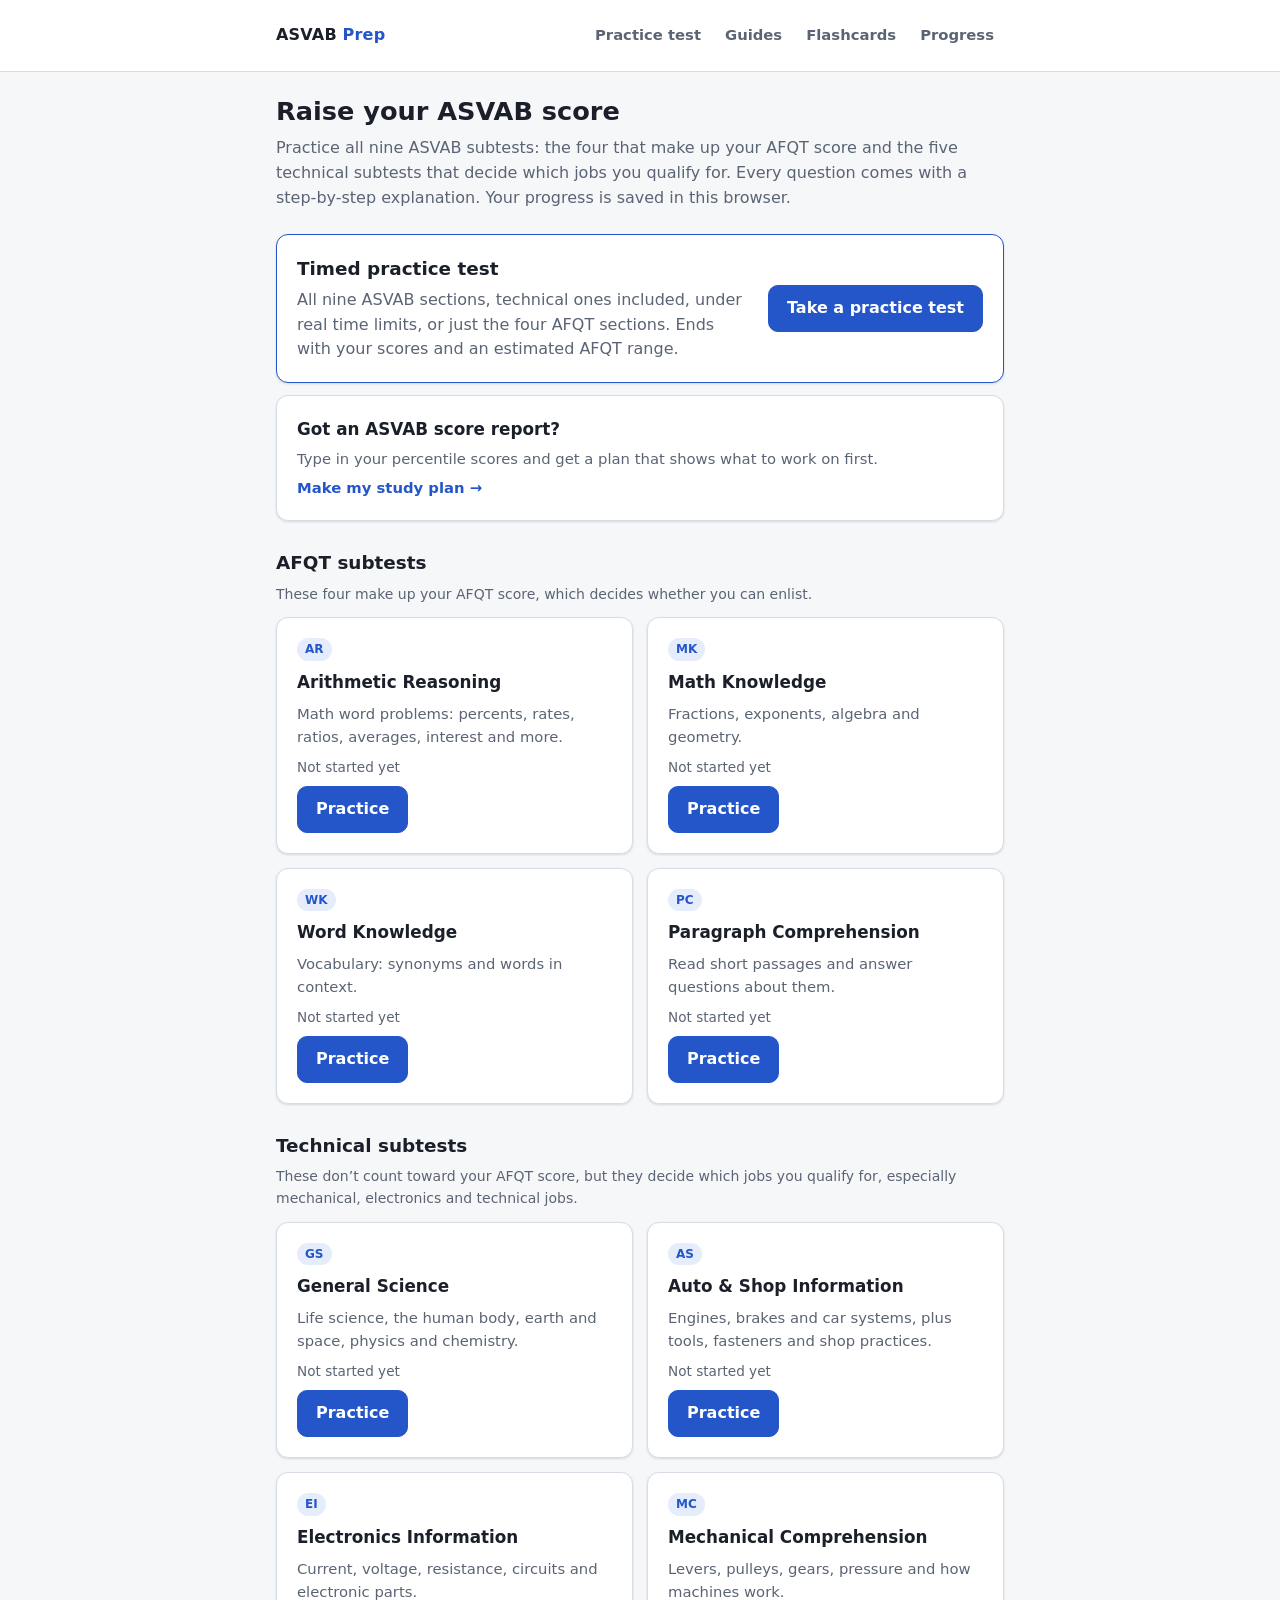
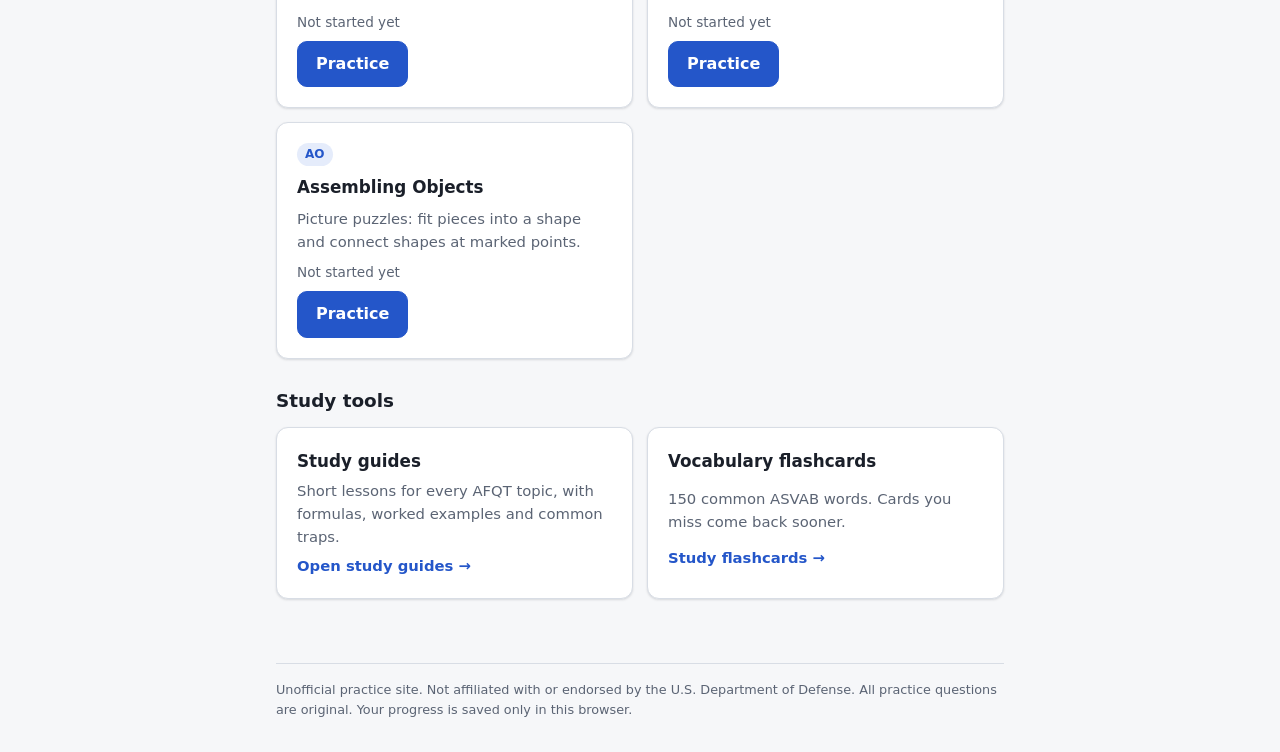
<file: index.html>
<!doctype html>
<html lang="en">
<head>
  <meta charset="utf-8">
  <meta name="viewport" content="width=device-width, initial-scale=1, viewport-fit=cover">
  <title>ASVAB Prep</title>
  <meta name="description" content="Free ASVAB practice questions with explanations.">
  <meta name="theme-color" content="#ffffff" media="(prefers-color-scheme: light)">
  <meta name="theme-color" content="#1b2029" media="(prefers-color-scheme: dark)">
  <link rel="icon" href="data:image/svg+xml,%3Csvg xmlns='http://www.w3.org/2000/svg' viewBox='0 0 32 32'%3E%3Crect width='32' height='32' rx='7' fill='%232456c9'/%3E%3Cpath d='M9 22l7-13 7 13' fill='none' stroke='white' stroke-width='3' stroke-linecap='round' stroke-linejoin='round'/%3E%3Cpath d='M12 17h8' stroke='white' stroke-width='3' stroke-linecap='round'/%3E%3C/svg%3E">
  <link rel="stylesheet" href="css/style.css?v=202611222044">
  <script type="importmap">
  {
    "imports": {
      "./js/app.js": "./js/app.js?v=202611222044",
      "./js/config.js": "./js/config.js?v=202611222044",
      "./js/dom.js": "./js/dom.js?v=202611222044",
      "./js/flashcards.js": "./js/flashcards.js?v=202611222044",
      "./js/guides.js": "./js/guides.js?v=202611222044",
      "./js/home.js": "./js/home.js?v=202611222044",
      "./js/plan.js": "./js/plan.js?v=202611222044",
      "./js/practice.js": "./js/practice.js?v=202611222044",
      "./js/progress.js": "./js/progress.js?v=202611222044",
      "./js/quiz.js": "./js/quiz.js?v=202611222044",
      "./js/scoring.js": "./js/scoring.js?v=202611222044",
      "./js/share.js": "./js/share.js?v=202611222044",
      "./js/srs.js": "./js/srs.js?v=202611222044",
      "./js/storage.js": "./js/storage.js?v=202611222044",
      "./js/test.js": "./js/test.js?v=202611222044"
    }
  }
  </script>
</head>
<body>
  <header class="site-header">
    <div class="inner">
      <a class="brand" href="#">ASVAB <span>Prep</span></a>
      <nav class="site-nav" aria-label="Main">
        <a href="#test">Practice test</a>
        <a href="#guides">Guides</a>
        <a href="#flashcards">Flashcards</a>
        <a href="#progress">Progress</a>
      </nav>
    </div>
  </header>
  <main id="app" aria-live="polite">
    <p class="muted">Loading…</p>
    <noscript><p class="notice error">This site needs JavaScript. Turn it on in your browser settings, then reload the page.</p></noscript>
  </main>
  <footer class="site-footer">
    <p>Unofficial practice site. Not affiliated with or endorsed by the U.S. Department of Defense. All practice questions are original. Your progress is saved only in this browser.</p>
  </footer>
  <script type="module" src="js/app.js?v=202611222044"></script>
</body>
</html>
</file>
<file: css/style.css>
:root {
  --bg: #f6f7f9;
  --surface: #ffffff;
  --surface-2: #eef1f5;
  --text: #1a1f29;
  --muted: #5b6474;
  --border: #d8dde5;
  --accent: #2456c9;
  --accent-text: #ffffff;
  --accent-soft: #e5ecfb;
  --good: #1f7a45;
  --good-soft: #e3f4ea;
  --bad: #b3261e;
  --bad-soft: #fbe7e5;
  --figure-bg: #ffffff;
  --warn: #9a5b00;
  --warn-soft: #fdf0d8;
  --radius: 12px;
  --shadow: 0 1px 2px rgba(16, 24, 40, 0.06), 0 1px 3px rgba(16, 24, 40, 0.08);
}

@media (prefers-color-scheme: dark) {
  :root:not([data-theme="light"]) {
    --bg: #12151b;
    --surface: #1b2029;
    --surface-2: #232a35;
    --text: #e8ebf0;
    --muted: #9aa3b2;
    --border: #2f3744;
    --accent: #6f9bff;
    --accent-text: #0d1424;
    --accent-soft: #1f2c4a;
    --good: #5cc98a;
    --good-soft: #17301f;
    --bad: #ff8a80;
    --bad-soft: #3a1c1a;
  --figure-bg: #f4f5f7;
    --figure-bg: #f4f5f7;
  --warn: #f0b45a;
  --warn-soft: #3a2a12;
    --warn: #f0b45a;
    --warn-soft: #3a2a12;
    --shadow: none;
    color-scheme: dark;
  }
}
:root[data-theme="dark"] {
  --bg: #12151b;
  --surface: #1b2029;
  --surface-2: #232a35;
  --text: #e8ebf0;
  --muted: #9aa3b2;
  --border: #2f3744;
  --accent: #6f9bff;
  --accent-text: #0d1424;
  --accent-soft: #1f2c4a;
  --good: #5cc98a;
  --good-soft: #17301f;
  --bad: #ff8a80;
  --bad-soft: #3a1c1a;
  --shadow: none;
  color-scheme: dark;
}

* { box-sizing: border-box; }

body {
  margin: 0;
  background: var(--bg);
  color: var(--text);
  font: 16px/1.55 system-ui, -apple-system, "Segoe UI", Roboto, sans-serif;
}

a { color: var(--accent); }

.site-header {
  background: var(--surface);
  border-bottom: 1px solid var(--border);
}
.site-header .inner {
  flex-wrap: wrap;
  max-width: 760px;
  margin: 0 auto;
  padding-block: 12px;
  padding-left: max(16px, env(safe-area-inset-left, 0px));
  padding-right: max(16px, env(safe-area-inset-right, 0px));
  display: flex;
  align-items: center;
  gap: 16px;
}
.brand {
  font-weight: 700;
  color: var(--text);
  text-decoration: none;
  letter-spacing: 0.2px;
}
.brand span { color: var(--accent); }

main {
  max-width: 760px;
  margin: 0 auto;
  padding-block: 24px 64px;
  padding-left: max(16px, env(safe-area-inset-left, 0px));
  padding-right: max(16px, env(safe-area-inset-right, 0px));
}

h1, h2 { text-wrap: balance; }
h1 { font-size: 1.6rem; line-height: 1.25; margin: 0 0 8px; }
h2 { font-size: 1.15rem; margin: 28px 0 12px; }
.lead { color: var(--muted); margin: 0 0 24px; }
.muted { color: var(--muted); }
.small { font-size: 0.875rem; }

.card {
  background: var(--surface);
  border: 1px solid var(--border);
  border-radius: var(--radius);
  box-shadow: var(--shadow);
  padding: 20px;
}

/* Home: subtest grid */
.grid {
  display: grid;
  grid-template-columns: repeat(auto-fill, minmax(260px, 1fr));
  gap: 14px;
}
.subtest-card { display: flex; flex-direction: column; gap: 8px; }
.subtest-card h3 { margin: 0; font-size: 1.05rem; }
.subtest-card p { margin: 0; color: var(--muted); font-size: 0.925rem; flex: 1; }
.subtest-card .meta { font-size: 0.85rem; color: var(--muted); }
.badge {
  align-self: flex-start;
  display: inline-block;
  font-size: 0.75rem;
  font-weight: 600;
  padding: 2px 8px;
  border-radius: 999px;
  background: var(--surface-2);
  color: var(--muted);
}
.badge.accent { background: var(--accent-soft); color: var(--accent); }

/* Buttons */
.btn {
  display: inline-flex;
  align-items: center;
  justify-content: center;
  gap: 6px;
  min-height: 44px;
  padding: 10px 18px;
  border-radius: 10px;
  border: 1px solid var(--border);
  background: var(--surface);
  color: var(--text);
  font: inherit;
  font-weight: 600;
  text-decoration: none;
  cursor: pointer;
}
.btn:hover { background: var(--surface-2); }
.btn.primary { background: var(--accent); border-color: var(--accent); color: var(--accent-text); }
.btn.primary:hover { filter: brightness(1.08); }
.btn:disabled, .btn[aria-disabled="true"] { opacity: 0.5; cursor: not-allowed; pointer-events: none; }
.btn:focus-visible, .choice:focus-visible, input:focus-visible {
  outline: 3px solid var(--accent);
  outline-offset: 2px;
}
.actions { display: flex; flex-wrap: wrap; gap: 10px; margin-top: 20px; }

/* Setup form */
fieldset { border: 0; padding: 0; margin: 0 0 20px; }
legend { font-weight: 700; margin-bottom: 8px; }
.topic-list { display: grid; gap: 6px; }
.check {
  display: flex;
  align-items: center;
  gap: 10px;
  padding: 10px 12px;
  border: 1px solid var(--border);
  border-radius: 10px;
  background: var(--surface);
  cursor: pointer;
}
.check input { width: 18px; height: 18px; accent-color: var(--accent); flex: none; }
.check .label { flex: 1; }
.check .stat { font-size: 0.85rem; color: var(--muted); white-space: nowrap; }
.segmented { display: flex; flex-wrap: wrap; gap: 8px; }
.segmented label {
  padding: 8px 14px;
  border: 1px solid var(--border);
  border-radius: 999px;
  cursor: pointer;
  background: var(--surface);
}
.segmented input { position: absolute; opacity: 0; pointer-events: none; }
.segmented input:checked + span { color: var(--accent); font-weight: 700; }
.segmented label:has(input:checked) { border-color: var(--accent); background: var(--accent-soft); }
.segmented label:has(input:focus-visible) { outline: 3px solid var(--accent); outline-offset: 2px; }
.link-btn {
  background: none; border: 0; padding: 0; font: inherit;
  color: var(--accent); cursor: pointer; text-decoration: underline;
}

/* Quiz */
.quiz-top {
  display: flex;
  justify-content: space-between;
  align-items: center;
  gap: 12px;
  font-size: 0.9rem;
  color: var(--muted);
  margin-bottom: 8px;
}
.progress {
  height: 6px;
  background: var(--surface-2);
  border-radius: 999px;
  overflow: hidden;
  margin-bottom: 20px;
}
.progress > div { height: 100%; background: var(--accent); transition: width 0.25s ease; }
.passage {
  margin: 0 0 18px;
  padding: 14px 16px;
  border-radius: 10px;
  background: var(--surface-2);
}
.passage p { margin: 0; line-height: 1.65; }
.passage-label {
  font-size: 0.75rem;
  font-weight: 700;
  letter-spacing: 0.06em;
  text-transform: uppercase;
  color: var(--muted);
  margin-bottom: 6px;
}
.passage-toggle { margin: 0 0 10px; font-size: 0.925rem; }
.passage-toggle summary { cursor: pointer; color: var(--accent); font-weight: 600; }
.passage-toggle p { margin: 8px 0 0; color: var(--muted); line-height: 1.6; }
.question-text { font-size: 1.15rem; margin: 0 0 18px; white-space: pre-line; }
.choices { display: grid; gap: 10px; margin: 0; padding: 0; list-style: none; }
.choice {
  width: 100%;
  display: flex;
  align-items: flex-start;
  gap: 12px;
  text-align: left;
  padding: 12px 14px;
  border: 1.5px solid var(--border);
  border-radius: 10px;
  background: var(--surface);
  color: var(--text);
  font: inherit;
  cursor: pointer;
}
.choice:hover:not(:disabled) { border-color: var(--accent); }
.choice:disabled { cursor: default; }
.choice .letter {
  flex: none;
  width: 28px; height: 28px;
  display: grid; place-items: center;
  border-radius: 50%;
  background: var(--surface-2);
  font-weight: 700;
  font-size: 0.9rem;
}
.choice .text { padding-top: 2px; min-width: 0; overflow-wrap: anywhere; }
.choice.correct { border-color: var(--good); background: var(--good-soft); }
.choice.correct .letter { background: var(--good); color: var(--surface); }
.choice.wrong { border-color: var(--bad); background: var(--bad-soft); }
.choice.wrong .letter { background: var(--bad); color: var(--surface); }
.choice.dim { opacity: 0.6; }

.feedback {
  margin-top: 18px;
  padding: 14px 16px;
  border-radius: 10px;
  border-left: 4px solid var(--border);
  background: var(--surface-2);
}
.feedback.good { border-left-color: var(--good); }
.feedback.bad { border-left-color: var(--bad); }
.feedback strong { display: block; margin-bottom: 4px; }
.feedback .explain { white-space: pre-line; margin: 0; }
.kbd-hint { margin-top: 14px; font-size: 0.8rem; color: var(--muted); }
kbd {
  font: 0.75rem ui-monospace, monospace;
  padding: 1px 5px;
  border: 1px solid var(--border);
  border-bottom-width: 2px;
  border-radius: 4px;
  background: var(--surface);
}

/* Summary */
.score-big { font-size: 2.6rem; font-weight: 800; line-height: 1; margin: 4px 0; }
td { font-variant-numeric: tabular-nums; }
table { width: 100%; border-collapse: collapse; font-size: 0.95rem; }
th, td { text-align: left; padding: 8px 6px; border-bottom: 1px solid var(--border); }
th:last-child, td:last-child { text-align: right; }
.missed { display: grid; gap: 12px; }
.missed .card { padding: 16px; }
.missed .q { margin: 0 0 8px; font-weight: 600; white-space: pre-line; }
.missed .ans { margin: 0 0 8px; font-size: 0.925rem; }
.missed .explain { margin: 0; white-space: pre-line; font-size: 0.925rem; color: var(--muted); }

.notice {
  padding: 12px 14px;
  border-radius: 10px;
  background: var(--accent-soft);
  font-size: 0.925rem;
}
.notice.error { background: var(--bad-soft); }

@media (max-width: 480px) {
  h1 { font-size: 1.35rem; }
  .card { padding: 16px; }
  .question-text { font-size: 1.05rem; }
  .actions .btn { flex: 1 1 auto; }
}

@media (prefers-reduced-motion: reduce) {
  .progress > div { transition: none; }
}

/* Home: practice test card */
.test-card {
  display: flex;
  flex-wrap: wrap;
  align-items: center;
  justify-content: space-between;
  gap: 16px;
  margin-bottom: 8px;
  border-color: var(--accent);
}
.test-card-body { flex: 1 1 320px; min-width: 0; }
.test-card h2 { margin: 0 0 4px; }
.test-card p { margin: 0; }
.test-card p + p { margin-top: 8px; }

/* Test setup */
.option-list { display: grid; gap: 8px; }
.option {
  display: flex;
  gap: 12px;
  align-items: flex-start;
  padding: 12px 14px;
  border: 1px solid var(--border);
  border-radius: 10px;
  background: var(--surface);
  cursor: pointer;
}
.option:has(input:checked) { border-color: var(--accent); background: var(--accent-soft); }
.option input { margin-top: 4px; width: 18px; height: 18px; accent-color: var(--accent); flex: none; }
.option-body { display: grid; gap: 2px; }
.option-with-select { display: grid; gap: 8px; }
.option-with-select select { margin-left: 44px; max-width: calc(100% - 44px); }
select {
  font: inherit;
  color: var(--text);
  background: var(--surface);
  border: 1px solid var(--border);
  border-radius: 8px;
  padding: 8px 10px;
  min-height: 40px;
}
select:disabled { opacity: 0.5; }
.table-wrap { overflow-x: auto; }
tr.total td { font-weight: 700; border-bottom: 0; }
.rules { margin: 18px 0 8px; padding-left: 20px; display: grid; gap: 4px; }

/* Section intro */
.intro h1 { margin: 4px 0 12px; }
.intro-stats { display: flex; flex-wrap: wrap; gap: 8px 20px; margin: 0 0 12px; }
.intro-stats strong { font-size: 1.3rem; font-variant-numeric: tabular-nums; }

/* Test bar with timer */
body::before {
  content: "";
  position: fixed;
  inset: 0 0 auto;
  height: env(safe-area-inset-top, 0px);
  z-index: 10;
  background: var(--bg);
}
.test-bar {
  position: sticky;
  top: env(safe-area-inset-top, 0px);
  z-index: 5;
  display: flex;
  align-items: center;
  justify-content: space-between;
  gap: 12px;
  padding-block: 10px;
  margin: -10px 0 12px;
  background: var(--bg);
}
.test-bar-title { display: grid; min-width: 0; }
.timer {
  font-variant-numeric: tabular-nums;
  font-weight: 700;
  font-size: 1.1rem;
  padding: 6px 14px;
  border-radius: 999px;
  border: 1.5px solid var(--border);
  background: var(--surface);
}
.timer.warn { color: var(--warn); border-color: var(--warn); background: var(--warn-soft); }
.timer.crit { color: var(--bad); border-color: var(--bad); background: var(--bad-soft); }

.q-head { display: flex; justify-content: space-between; align-items: center; gap: 12px; margin-bottom: 12px; }
.flag-btn {
  font: inherit;
  font-size: 0.875rem;
  padding: 6px 12px;
  border-radius: 999px;
  border: 1px solid var(--border);
  background: var(--surface);
  color: var(--muted);
  cursor: pointer;
}
.flag-btn.on { color: var(--warn); border-color: var(--warn); background: var(--warn-soft); font-weight: 600; }
.choice.selected { border-color: var(--accent); background: var(--accent-soft); }
.choice.selected .letter { background: var(--accent); color: var(--accent-text); }
.nav-row { justify-content: space-between; }

.grid-head { display: flex; justify-content: space-between; align-items: baseline; gap: 12px; flex-wrap: wrap; }
.qgrid {
  display: grid;
  grid-template-columns: repeat(auto-fill, minmax(42px, 1fr));
  gap: 6px;
}
.qnum {
  position: relative;
  height: 42px;
  border-radius: 8px;
  border: 1px solid var(--border);
  background: var(--surface);
  color: var(--text);
  font: inherit;
  font-variant-numeric: tabular-nums;
  cursor: pointer;
}
.qnum.answered { background: var(--accent-soft); border-color: var(--accent-soft); color: var(--accent); font-weight: 700; }
.qnum.current { outline: 2px solid var(--accent); outline-offset: 1px; }
.qnum.flagged::after {
  content: "";
  position: absolute;
  top: 3px;
  right: 3px;
  width: 8px;
  height: 8px;
  border-radius: 50%;
  background: var(--warn);
}
.card .qgrid { margin: 12px 0 4px; }

.review-stats { display: flex; flex-wrap: wrap; gap: 10px; margin: 12px 0; }
.review-stats div {
  display: grid;
  min-width: 96px;
  padding: 10px 14px;
  border-radius: 10px;
  background: var(--surface-2);
}
.review-stats strong { font-size: 1.4rem; font-variant-numeric: tabular-nums; }
.review-stats span { font-size: 0.85rem; color: var(--muted); }
.notice.warn { background: var(--warn-soft); margin-top: 16px; }

/* Results */
.tag {
  display: inline-block;
  margin-left: 8px;
  font-size: 0.75rem;
  font-weight: 600;
  padding: 1px 8px;
  border-radius: 999px;
  background: var(--warn-soft);
  color: var(--warn);
}
.missed .tag { margin: 0 0 8px; }
.tag.good { background: var(--good-soft); color: var(--good); }
.tag.bad { background: var(--bad-soft); color: var(--bad); }
.missed h3 { margin: 12px 0 0; font-size: 1rem; }
.scale { margin: 18px 0 8px; }
.scale-track {
  position: relative;
  height: 12px;
  border-radius: 999px;
  background: var(--surface-2);
}
.scale-band {
  position: absolute;
  top: 0;
  bottom: 0;
  border-radius: 999px;
  background: var(--accent);
}
.scale-tick { position: absolute; top: -3px; bottom: -3px; width: 2px; background: var(--muted); opacity: 0.5; }
.scale-labels { position: relative; height: 18px; margin-top: 4px; font-size: 0.75rem; color: var(--muted); }
.scale-labels span { position: absolute; transform: translateX(-50%); font-variant-numeric: tabular-nums; }
.scale-labels span:first-child { transform: none; }
td.nowrap { white-space: nowrap; }

/* Header navigation */
.site-nav { display: flex; gap: 4px; margin-left: auto; }
.site-nav a {
  white-space: nowrap;
  padding: 12px 10px;
  border-radius: 8px;
  color: var(--muted);
  text-decoration: none;
  font-weight: 600;
  font-size: 0.925rem;
}
.site-nav a:hover { color: var(--text); background: var(--surface-2); }
.site-nav a[aria-current="page"] { color: var(--accent); background: var(--accent-soft); }

/* Progress page */
.stat-card { display: grid; gap: 8px; }
.stat-head { display: flex; justify-content: space-between; align-items: flex-start; gap: 8px; }
.stat-head h3 { margin: 0; font-size: 1rem; }
.stat-value { font-size: 2rem; font-weight: 800; line-height: 1.1; font-variant-numeric: tabular-nums; }
.meter {
  height: 8px;
  border-radius: 999px;
  background: var(--surface-2);
  overflow: hidden;
}
.meter-fill { height: 100%; border-radius: 4px; background: var(--accent); }
.level {
  flex: none;
  font-size: 0.75rem;
  font-weight: 600;
  padding: 2px 8px;
  border-radius: 999px;
  background: var(--surface-2);
  color: var(--muted);
  white-space: nowrap;
}
.level.good { background: var(--good-soft); color: var(--good); }
.level.mid { background: var(--warn-soft); color: var(--warn); }
.level.bad { background: var(--bad-soft); color: var(--bad); }

.list-card { display: grid; padding: 4px 20px; }
.list-row {
  display: flex;
  justify-content: space-between;
  align-items: center;
  gap: 12px;
  padding: 14px 0;
  border-bottom: 1px solid var(--border);
}
.list-row:last-child { border-bottom: 0; }
.list-row > div { min-width: 0; }

.topic-list-wrap { display: grid; gap: 14px; }
.topic-card h3 { margin: 0 0 8px; font-size: 1rem; }
.topic-rows { display: grid; }
.topic-row {
  display: grid;
  grid-template-columns: minmax(0, 1.2fr) minmax(0, 1.5fr) 6.5rem 4rem;
  align-items: center;
  gap: 12px;
  padding: 10px 0;
  border-bottom: 1px solid var(--border);
}
.topic-row:last-child { border-bottom: 0; }
.topic-row .level { justify-self: start; }
.topic-row .link-btn { justify-self: end; }
.list-row .btn { white-space: nowrap; flex: none; }
.topic-meter { display: grid; gap: 4px; min-width: 0; }
.topic-num { font-size: 0.8rem; color: var(--muted); font-variant-numeric: tabular-nums; }
.btn.danger { background: var(--bad); border-color: var(--bad); color: var(--surface); }

@media (max-width: 560px) {
  .topic-row { grid-template-columns: minmax(0, 1fr) 6.5rem 4rem; gap: 6px 10px; }
  .topic-row .topic-meter { grid-column: 1 / -1; grid-row: 2; }
  .site-nav a { padding: 12px 8px; }
}

/* Home: study tool cards */
.tool-card { display: grid; gap: 6px; text-decoration: none; color: var(--text); }
.tool-card:hover { border-color: var(--accent); }
.tool-card h3 { margin: 0; font-size: 1.05rem; }
.tool-card p { margin: 0; color: var(--muted); font-size: 0.925rem; }
.tool-cta { color: var(--accent); font-weight: 600; font-size: 0.925rem; }

/* Study guides */
.guide-grid { display: grid; grid-template-columns: repeat(auto-fill, minmax(220px, 1fr)); gap: 10px; }
.guide-link {
  display: grid;
  gap: 2px;
  padding: 12px 14px;
  border: 1px solid var(--border);
  border-radius: 10px;
  background: var(--surface);
  color: var(--text);
  text-decoration: none;
}
.guide-link:hover { border-color: var(--accent); }
.guide-link-title { font-weight: 600; }
.eyebrow {
  font-size: 0.75rem;
  font-weight: 700;
  letter-spacing: 0.06em;
  text-transform: uppercase;
  color: var(--accent);
  margin-bottom: 4px;
}
.guide { display: grid; gap: 14px; line-height: 1.65; }
.guide > * { margin: 0; }
.guide h2 { margin: 6px 0 -4px; font-size: 1.05rem; }
.guide-list { padding-left: 20px; display: grid; gap: 4px; }
.formula {
  display: grid;
  gap: 6px;
  padding: 12px 14px;
  border-radius: 10px;
  background: var(--accent-soft);
  font-variant-numeric: tabular-nums;
  overflow-x: auto;
}
.formula div { font-weight: 600; }
.example {
  padding: 14px 16px;
  border: 1px solid var(--border);
  border-radius: 10px;
}
.example-label, .passage-label {
  font-size: 0.75rem;
  font-weight: 700;
  letter-spacing: 0.06em;
  text-transform: uppercase;
  color: var(--muted);
}
.example-q { margin: 6px 0 8px; font-weight: 600; }
.example ol { margin: 0; padding-left: 20px; display: grid; gap: 2px; }
.example-a { margin: 8px 0 0; }
.tip { padding: 12px 14px; border-radius: 10px; background: var(--warn-soft); }
.tip strong { color: var(--warn); }
.guide-pager { display: flex; justify-content: space-between; gap: 12px; margin-top: 24px; font-weight: 600; }
.guide-mini { display: block; font-weight: 400; margin-top: 2px; }

/* Flashcards */
.deck-stats { display: grid; grid-template-columns: repeat(4, minmax(0, 1fr)); gap: 10px; }
.deck-stat {
  display: grid;
  padding: 12px 14px;
  border-radius: 10px;
  background: var(--surface);
  border: 1px solid var(--border);
}
.deck-stat strong { font-size: 1.6rem; line-height: 1.2; font-variant-numeric: tabular-nums; }
.deck-stat span:nth-child(2) { font-weight: 600; }
.flashcard {
  width: 100%;
  min-height: 260px;
  display: flex;
  flex-direction: column;
  align-items: center;
  justify-content: center;
  gap: 6px;
  padding: 28px 20px;
  border: 1px solid var(--border);
  border-radius: 16px;
  background: var(--surface);
  box-shadow: var(--shadow);
  color: var(--text);
  font: inherit;
  text-align: center;
  cursor: pointer;
}
.flashcard.flipped { cursor: default; border-color: var(--accent); }
.fc-word { font-size: 2rem; font-weight: 800; overflow-wrap: anywhere; }
.fc-pos { color: var(--muted); font-style: italic; }
.fc-hint { margin-top: 14px; font-size: 0.875rem; color: var(--muted); }
.fc-back { display: grid; gap: 10px; margin-top: 12px; max-width: 34rem; }
.fc-def { font-size: 1.15rem; font-weight: 600; }
.fc-example { color: var(--muted); }
.fc-grade { display: flex; justify-content: center; gap: 10px; margin-top: 16px; }
.fc-grade .btn { min-width: 150px; }
.word-row { justify-content: flex-start; }

@media (max-width: 560px) {
  .deck-stats { grid-template-columns: repeat(2, minmax(0, 1fr)); }
  .fc-grade .btn { min-width: 0; flex: 1; }
  .site-nav { margin-left: 0; width: 100%; overflow-x: auto; }
}

/* Tap targets: standalone links and text buttons get at least 44px of height */
.brand { padding-block: 10px; }
.link-btn { min-height: 44px; padding: 0 4px; }
.back-link, .guide-pager a { display: inline-flex; align-items: center; min-height: 44px; }
.guide-mini, .guide-inline { display: inline-block; padding-block: 10px; }
td .guide-inline { margin-left: 4px; }
.flag-btn { min-height: 44px; }
.qnum { height: 44px; }
.qgrid { grid-template-columns: repeat(auto-fill, minmax(44px, 1fr)); }

/* Footer */
.site-footer {
  max-width: 760px;
  margin: 0 auto;
  padding-block: 0 32px;
  padding-left: max(16px, env(safe-area-inset-left, 0px));
  padding-right: max(16px, env(safe-area-inset-right, 0px));
  font-size: 0.8rem;
  color: var(--muted);
}
.site-footer p { margin: 0; padding-top: 16px; border-top: 1px solid var(--border); }

.section-note { margin: -6px 0 12px; }

/* Study plan */
.plan-card { margin: 12px 0 8px; }
.where-card { margin-bottom: 14px; }
.where-card ul { margin: 8px 0 0; padding-left: 20px; display: grid; gap: 4px; }
.plan-form fieldset { margin-bottom: 18px; }
.score-grid { display: grid; grid-template-columns: repeat(auto-fill, minmax(200px, 1fr)); gap: 10px; }
.score-field { display: grid; gap: 4px; }
.score-label { display: grid; font-weight: 600; font-size: 0.925rem; }
.score-field input {
  font: inherit;
  font-size: 1rem;
  color: var(--text);
  background: var(--surface);
  border: 1px solid var(--border);
  border-radius: 8px;
  padding: 10px 12px;
  min-height: 44px;
  width: 100%;
  font-variant-numeric: tabular-nums;
}
.plan-row {
  display: flex;
  justify-content: space-between;
  align-items: center;
  gap: 12px;
  flex-wrap: wrap;
  padding: 14px 0;
  border-bottom: 1px solid var(--border);
}
.plan-row:last-child { border-bottom: 0; }
.plan-name { display: grid; gap: 2px; min-width: 0; flex: 1 1 240px; }
.plan-actions { display: flex; gap: 8px; flex-wrap: wrap; }
.focus-tag { margin-left: 8px; vertical-align: middle; }
.nowrap { white-space: nowrap; }

/* Question diagrams */
.q-figure {
  margin: 0 0 16px;
  padding: 12px;
  border-radius: 10px;
  background: var(--figure-bg);
  border: 1px solid var(--border);
  display: flex;
  justify-content: center;
}
.q-figure img { display: block; width: 100%; max-width: 340px; height: auto; }
.missed .q-figure { margin-bottom: 10px; }
.missed .q-figure img { max-width: 260px; }

/* Picture answer choices (Assembling Objects) */
.image-choices { grid-template-columns: repeat(2, minmax(0, 1fr)); }
.image-choices .choice { flex-direction: column; align-items: stretch; gap: 6px; padding: 8px; }
.choice-img {
  display: block;
  width: 100%;
  height: auto;
  border-radius: 6px;
  background: var(--figure-bg);
}
.answer-img {
  display: inline-block;
  vertical-align: middle;
  width: 120px;
  height: auto;
  margin: 4px 0;
  border: 2px solid;
  border-radius: 6px;
  background: var(--figure-bg);
}

/* Send progress to teacher */
.share-card input {
  display: block;
  width: 100%;
  margin-top: 6px;
  font: inherit;
  font-size: 1rem;
  color: var(--text);
  background: var(--surface);
  border: 1px solid var(--border);
  border-radius: 8px;
  padding: 10px 12px;
  min-height: 44px;
}
.share-status:empty { display: none; }
.share-status { margin: 10px 0 0; }
.share-preview { margin-top: 12px; }
.share-preview summary { cursor: pointer; color: var(--accent); font-weight: 600; min-height: 44px; display: flex; align-items: center; }
.share-text {
  width: 100%;
  margin-top: 6px;
  font: 0.85rem/1.5 ui-monospace, SFMono-Regular, Menlo, Consolas, monospace;
  color: var(--text);
  background: var(--surface-2);
  border: 1px solid var(--border);
  border-radius: 8px;
  padding: 10px 12px;
  resize: vertical;
}
</file>
